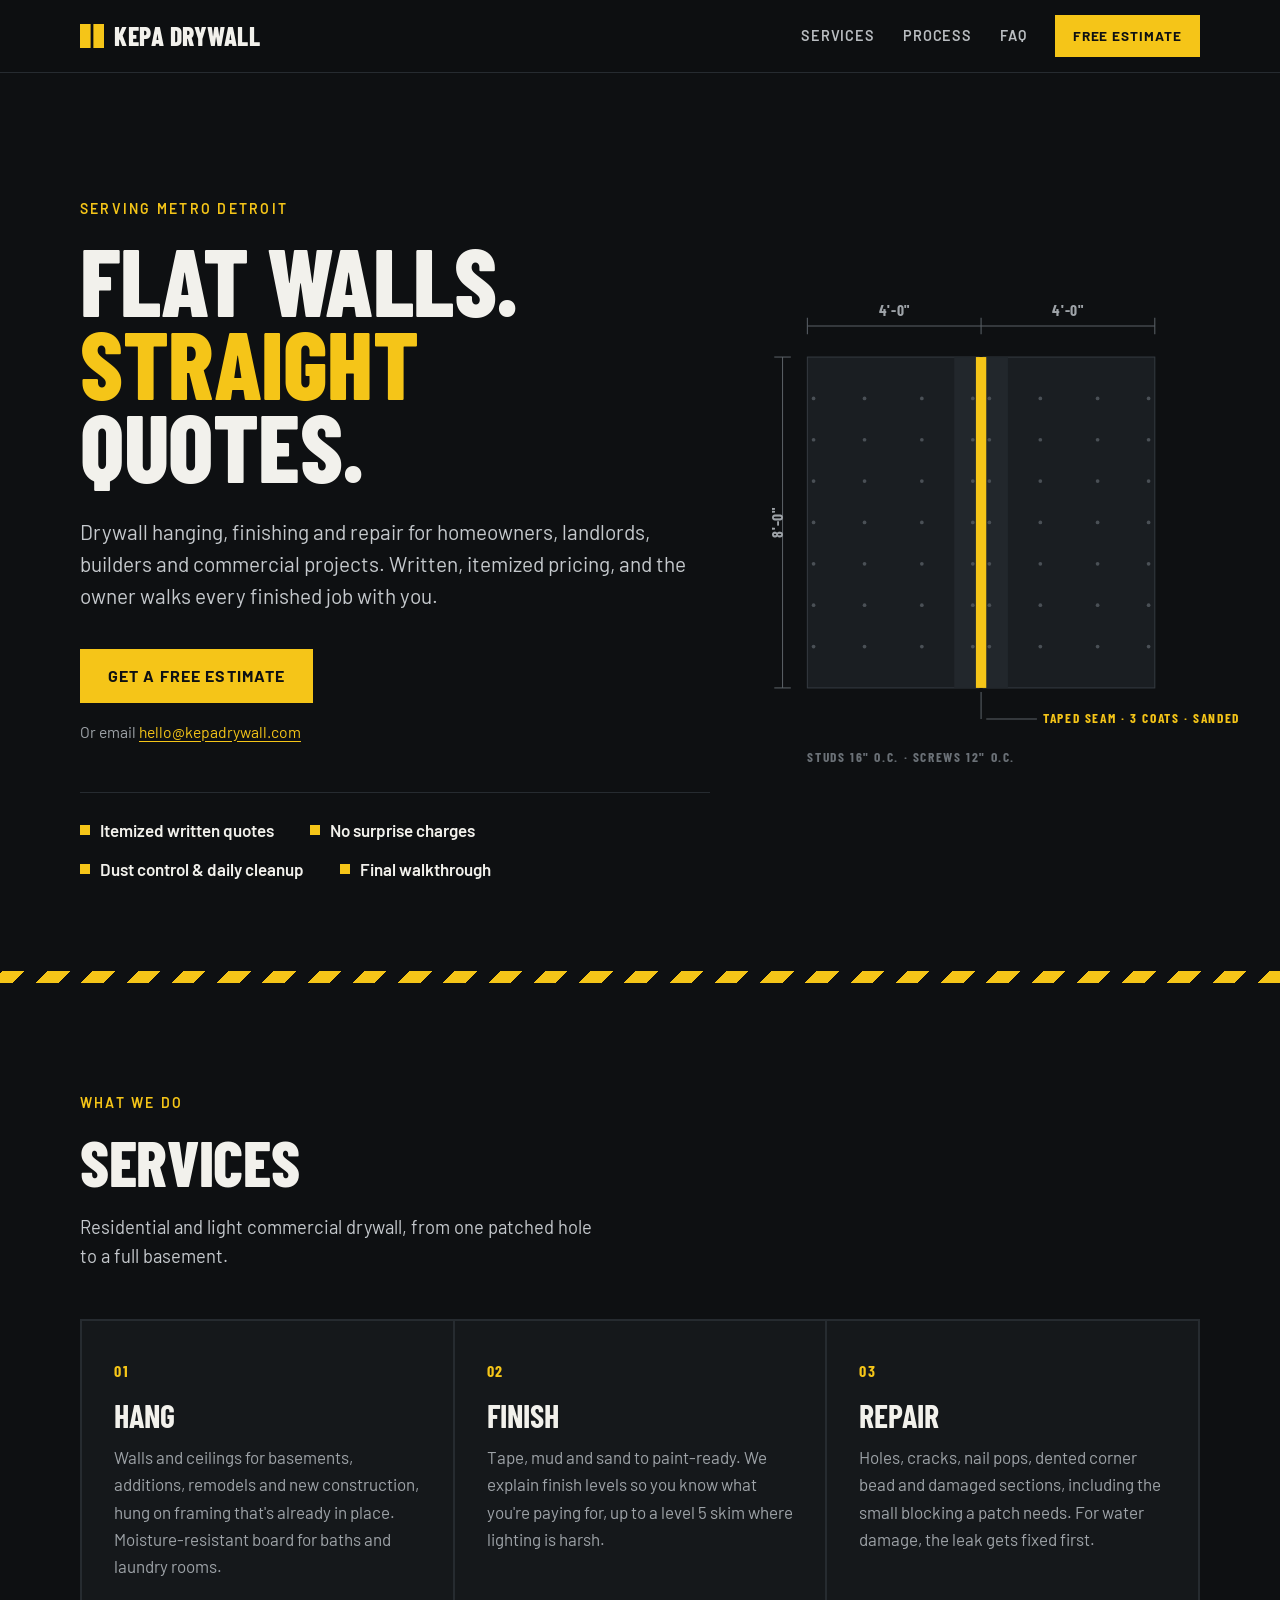
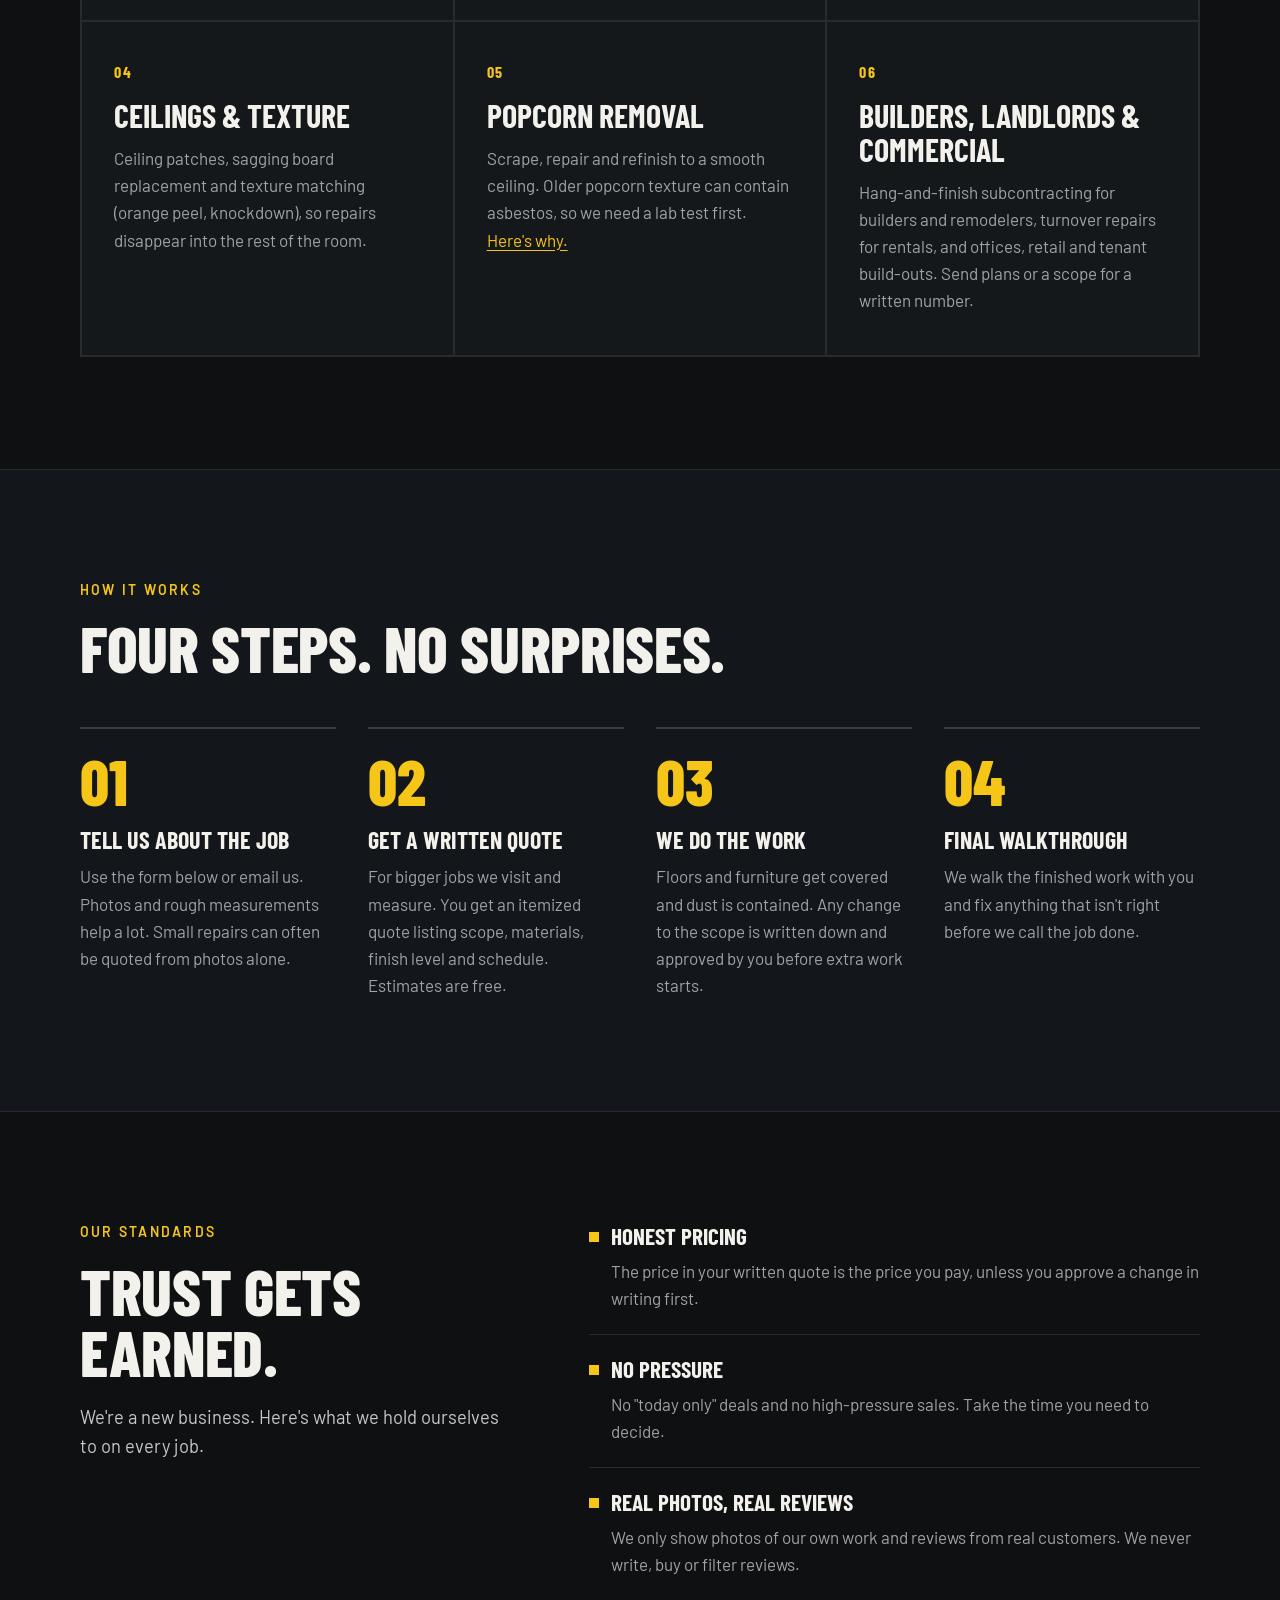
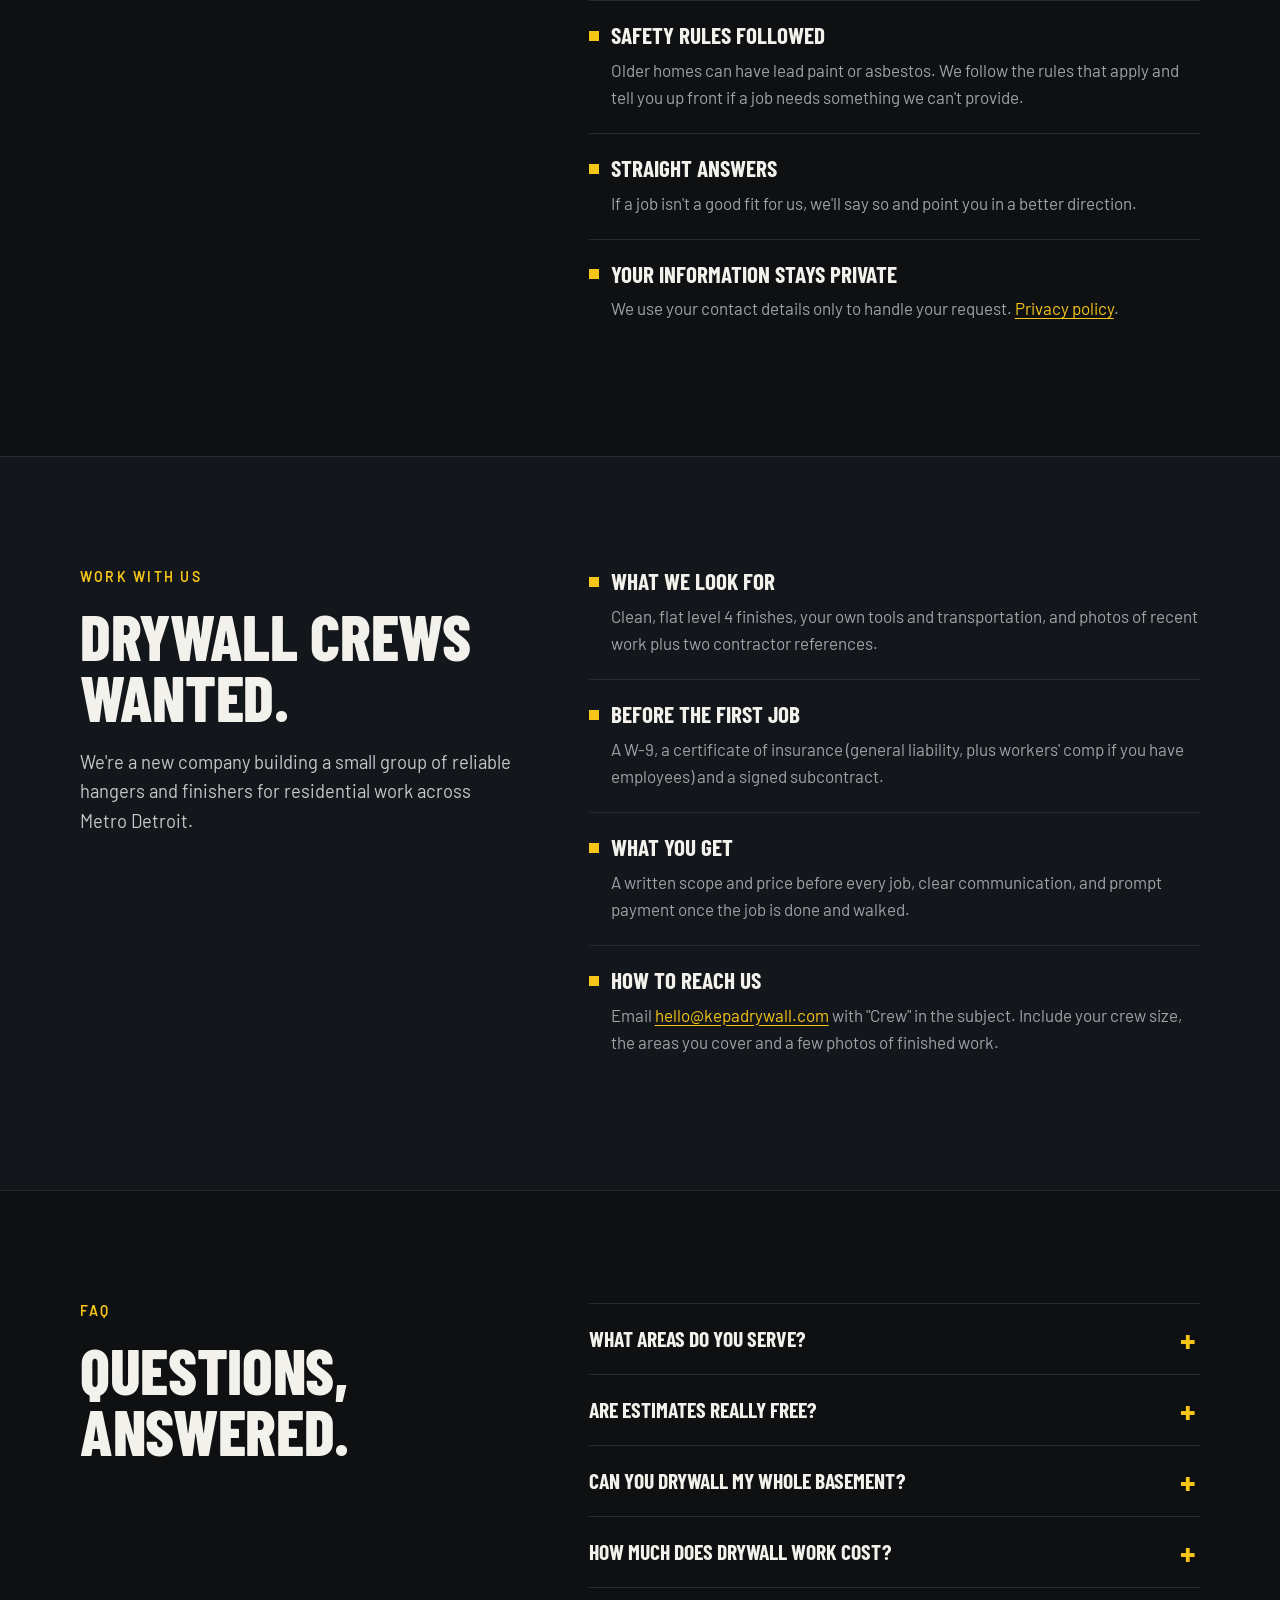
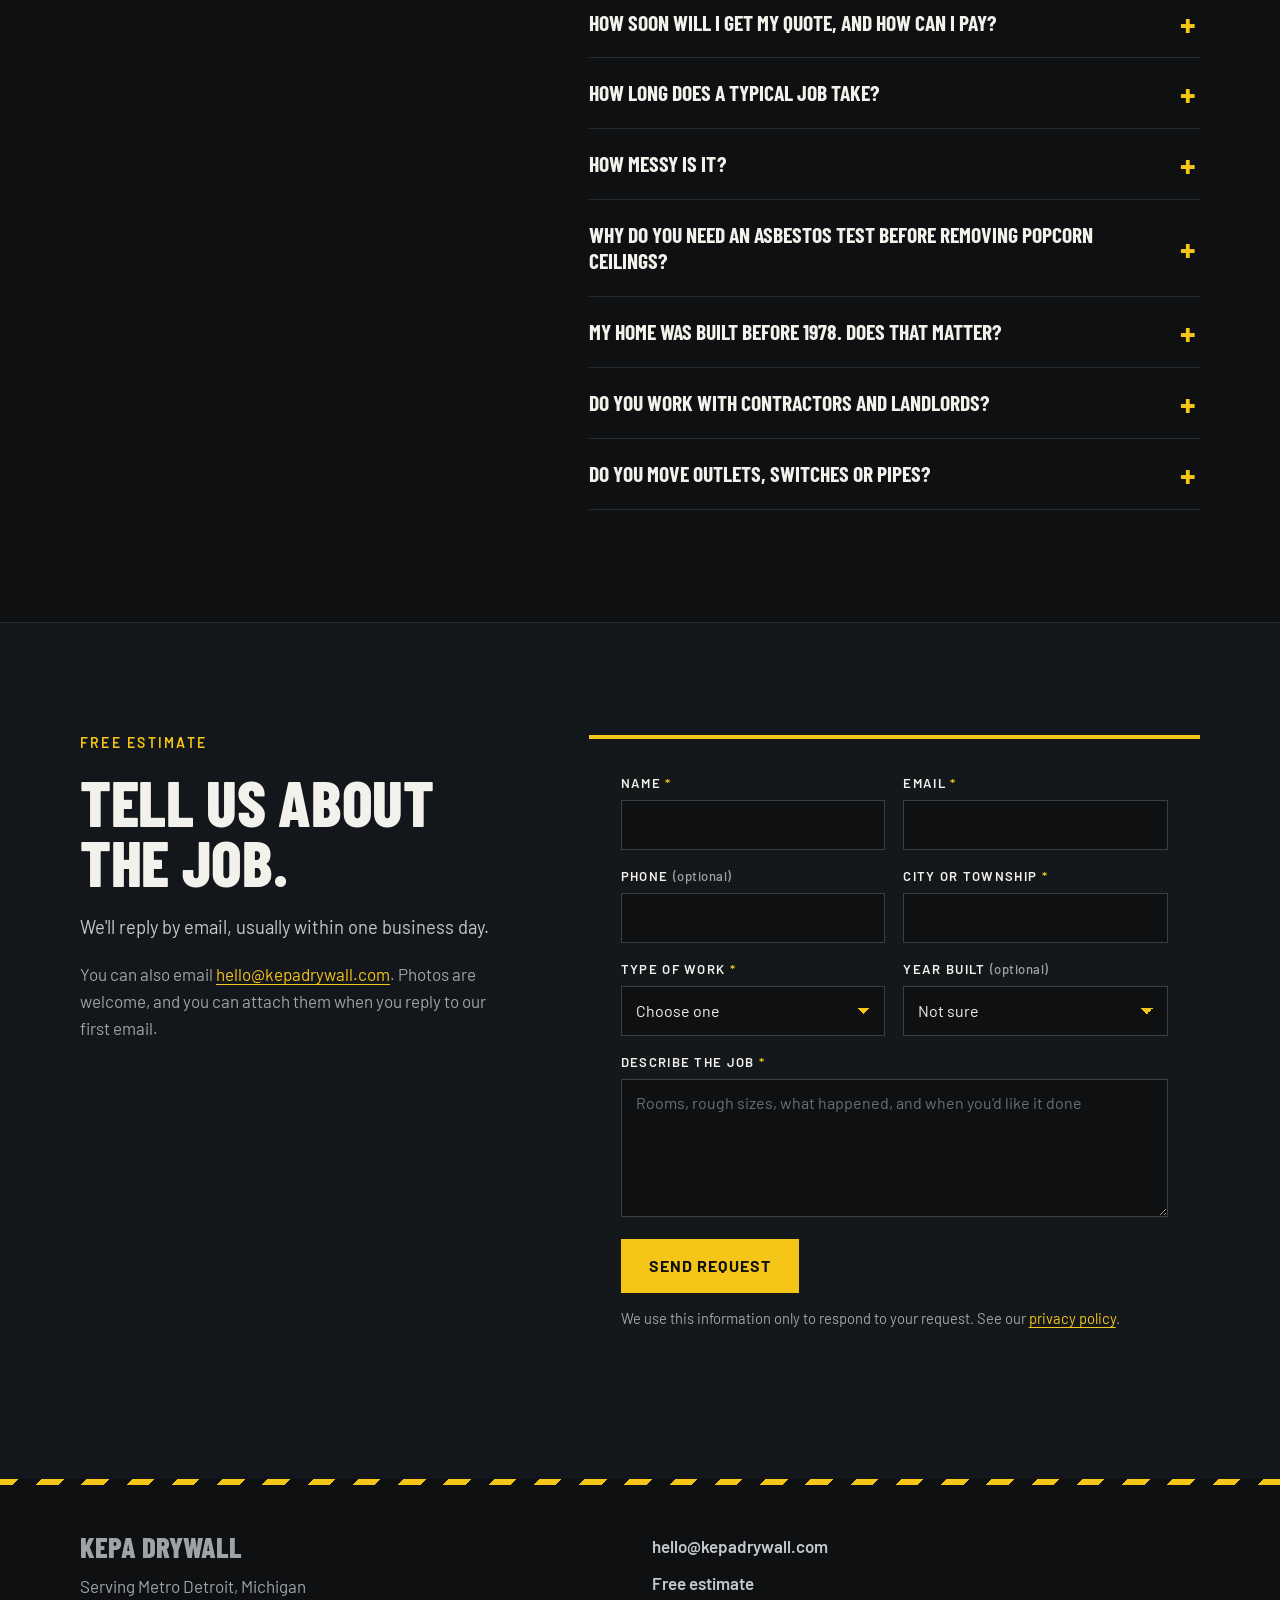
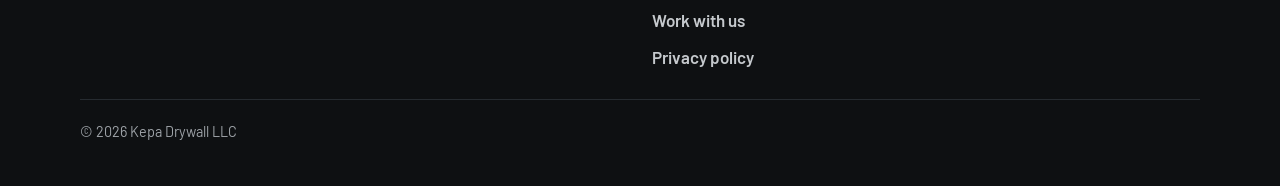
<file: index.html>
<!doctype html>
<html lang="en">
<head>
  <meta charset="utf-8">
  <meta name="viewport" content="width=device-width, initial-scale=1">
  <title>Kepa Drywall | Drywall Hanging, Finishing &amp; Repair in Metro Detroit</title>
  <meta name="description" content="Kepa Drywall hangs, finishes and repairs drywall for homeowners, landlords, builders and commercial projects across Metro Detroit. Free written estimates.">
  <link rel="canonical" href="https://kepadrywall.com/">
  <meta name="color-scheme" content="dark">
  <meta name="theme-color" content="#0E1012">
  <link rel="icon" href="favicon.svg" type="image/svg+xml">
  <link rel="preload" href="fonts/BarlowCondensed-800.woff2" as="font" type="font/woff2" crossorigin>
  <link rel="preload" href="fonts/Barlow-400.woff2" as="font" type="font/woff2" crossorigin>

  <meta property="og:type" content="website">
  <meta property="og:title" content="Kepa Drywall | Metro Detroit">
  <meta property="og:description" content="Drywall hanging, finishing and repair across Metro Detroit. Free written estimates.">
  <meta property="og:url" content="https://kepadrywall.com/">

  <link rel="stylesheet" href="styles.css">

  <!-- Structured data for search engines. Only facts that are true today:
       no street address (service-area business), no ratings, no license number. -->
  <script type="application/ld+json">
  {
    "@context": "https://schema.org",
    "@type": "HomeAndConstructionBusiness",
    "name": "Kepa Drywall",
    "legalName": "Kepa Drywall LLC",
    "url": "https://kepadrywall.com/",
    "email": "hello@kepadrywall.com",
    "description": "Drywall hanging, taping and finishing, drywall repair and popcorn ceiling removal for homeowners, landlords, builders and commercial projects across Metro Detroit, Michigan.",
    "address": {
      "@type": "PostalAddress",
      "addressRegion": "MI",
      "addressCountry": "US"
    },
    "areaServed": "Metro Detroit, MI",
    "openingHours": "Mo-Sa 09:00-17:00",
    "paymentAccepted": "Cash, Credit Card, Zelle",
    "knowsAbout": ["Drywall installation", "Drywall taping and finishing", "Drywall repair", "Ceiling repair", "Texture matching", "Popcorn ceiling removal", "Commercial drywall"]
  }
  </script>
</head>
<body>
  <a class="skip-link" href="#main">Skip to content</a>

  <header class="site-header">
    <div class="wrap header-inner">
      <a class="brand" href="#top" aria-label="Kepa Drywall, home">
        <svg class="brand-mark" viewBox="0 0 26 26" aria-hidden="true"><rect x="0" y="0" width="11.5" height="26"/><rect x="14.5" y="0" width="11.5" height="26"/></svg>
        <span>Kepa Drywall</span>
      </a>
      <nav class="site-nav" aria-label="Main">
        <a href="#services">Services</a>
        <a href="#process">Process</a>
        <a href="#faq">FAQ</a>
        <a class="btn btn-small" href="#estimate">Free estimate</a>
      </nav>
    </div>
  </header>

  <main id="main">
    <section class="hero" id="top">
      <div class="wrap hero-grid">
        <div class="hero-copy">
        <p class="tag">Serving Metro Detroit</p>
        <h1>Flat walls. <span>Straight</span> quotes.</h1>
        <p class="lede">Drywall hanging, finishing and repair for homeowners, landlords, builders and commercial projects. Written, itemized pricing, and the owner walks every finished job with you.</p>
        <div class="hero-actions">
          <a class="btn" href="#estimate">Get a free estimate</a>
        </div>
        <p class="hero-email">Or email <a href="mailto:hello@kepadrywall.com">hello@kepadrywall.com</a></p>
        <ul class="promises" aria-label="What you can count on">
          <li>Itemized written quotes</li>
          <li>No surprise charges</li>
          <li>Dust control &amp; daily cleanup</li>
          <li>Final walkthrough</li>
        </ul>
        </div>
        <figure class="hero-drawing" aria-hidden="true">
          <svg viewBox="0 0 420 470" role="presentation">
            <g class="dim">
              <line x1="40" y1="30" x2="376" y2="30"/>
              <line x1="40" y1="22" x2="40" y2="38"/><line x1="208" y1="22" x2="208" y2="38"/><line x1="376" y1="22" x2="376" y2="38"/>
              <line x1="16" y1="60" x2="16" y2="380"/>
              <line x1="8" y1="60" x2="24" y2="60"/><line x1="8" y1="380" x2="24" y2="380"/>
            </g>
            <text class="dim-label" x="124" y="20" text-anchor="middle">4'-0"</text>
            <text class="dim-label" x="292" y="20" text-anchor="middle">4'-0"</text>
            <text class="dim-label" x="10" y="226" text-anchor="middle" transform="rotate(-90 10 220)">8'-0"</text>
            <rect class="sheet" x="40" y="60" width="166" height="320"/>
            <rect class="sheet" x="210" y="60" width="166" height="320"/>
            <rect class="feather" x="182" y="60" width="52" height="320"/>
            <rect class="tape" x="203" y="60" width="10" height="320"/>
            <g class="screws">
            <circle cx="46.0" cy="100" r="1.8"/>
            <circle cx="46.0" cy="140" r="1.8"/>
            <circle cx="46.0" cy="180" r="1.8"/>
            <circle cx="46.0" cy="220" r="1.8"/>
            <circle cx="46.0" cy="260" r="1.8"/>
            <circle cx="46.0" cy="300" r="1.8"/>
            <circle cx="46.0" cy="340" r="1.8"/>
            <circle cx="95.3" cy="100" r="1.8"/>
            <circle cx="95.3" cy="140" r="1.8"/>
            <circle cx="95.3" cy="180" r="1.8"/>
            <circle cx="95.3" cy="220" r="1.8"/>
            <circle cx="95.3" cy="260" r="1.8"/>
            <circle cx="95.3" cy="300" r="1.8"/>
            <circle cx="95.3" cy="340" r="1.8"/>
            <circle cx="150.7" cy="100" r="1.8"/>
            <circle cx="150.7" cy="140" r="1.8"/>
            <circle cx="150.7" cy="180" r="1.8"/>
            <circle cx="150.7" cy="220" r="1.8"/>
            <circle cx="150.7" cy="260" r="1.8"/>
            <circle cx="150.7" cy="300" r="1.8"/>
            <circle cx="150.7" cy="340" r="1.8"/>
            <circle cx="200.0" cy="100" r="1.8"/>
            <circle cx="200.0" cy="140" r="1.8"/>
            <circle cx="200.0" cy="180" r="1.8"/>
            <circle cx="200.0" cy="220" r="1.8"/>
            <circle cx="200.0" cy="260" r="1.8"/>
            <circle cx="200.0" cy="300" r="1.8"/>
            <circle cx="200.0" cy="340" r="1.8"/>
            <circle cx="216.0" cy="100" r="1.8"/>
            <circle cx="216.0" cy="140" r="1.8"/>
            <circle cx="216.0" cy="180" r="1.8"/>
            <circle cx="216.0" cy="220" r="1.8"/>
            <circle cx="216.0" cy="260" r="1.8"/>
            <circle cx="216.0" cy="300" r="1.8"/>
            <circle cx="216.0" cy="340" r="1.8"/>
            <circle cx="265.3" cy="100" r="1.8"/>
            <circle cx="265.3" cy="140" r="1.8"/>
            <circle cx="265.3" cy="180" r="1.8"/>
            <circle cx="265.3" cy="220" r="1.8"/>
            <circle cx="265.3" cy="260" r="1.8"/>
            <circle cx="265.3" cy="300" r="1.8"/>
            <circle cx="265.3" cy="340" r="1.8"/>
            <circle cx="320.7" cy="100" r="1.8"/>
            <circle cx="320.7" cy="140" r="1.8"/>
            <circle cx="320.7" cy="180" r="1.8"/>
            <circle cx="320.7" cy="220" r="1.8"/>
            <circle cx="320.7" cy="260" r="1.8"/>
            <circle cx="320.7" cy="300" r="1.8"/>
            <circle cx="320.7" cy="340" r="1.8"/>
            <circle cx="370.0" cy="100" r="1.8"/>
            <circle cx="370.0" cy="140" r="1.8"/>
            <circle cx="370.0" cy="180" r="1.8"/>
            <circle cx="370.0" cy="220" r="1.8"/>
            <circle cx="370.0" cy="260" r="1.8"/>
            <circle cx="370.0" cy="300" r="1.8"/>
            <circle cx="370.0" cy="340" r="1.8"/>
            </g>
            <line class="leader" x1="213" y1="410" x2="262" y2="410"/>
            <line class="leader" x1="208" y1="384" x2="208" y2="410"/>
            <text class="note" x="268" y="414">TAPED SEAM · 3 COATS · SANDED</text>
            <text class="note dim-note" x="40" y="452">STUDS 16" O.C. · SCREWS 12" O.C.</text>
          </svg>
        </figure>
      </div>
    </section>

    <div class="stripe" aria-hidden="true"></div>

    <section class="section" id="services" aria-labelledby="services-title">
      <div class="wrap">
        <div class="section-head">
          <p class="kicker">What we do</p>
          <h2 id="services-title">Services</h2>
          <p class="section-intro">Residential and light commercial drywall, from one patched hole to a full basement.</p>
        </div>
      <div class="tiles">
        <article class="tile">
          <span class="num">01</span>
          <h3>Hang</h3>
          <p>Walls and ceilings for basements, additions, remodels and new construction, hung on framing that's already in place. Moisture-resistant board for baths and laundry rooms.</p>
        </article>
        <article class="tile">
          <span class="num">02</span>
          <h3>Finish</h3>
          <p>Tape, mud and sand to paint-ready. We explain finish levels so you know what you're paying for, up to a level 5 skim where lighting is harsh.</p>
        </article>
        <article class="tile">
          <span class="num">03</span>
          <h3>Repair</h3>
          <p>Holes, cracks, nail pops, dented corner bead and damaged sections, including the small blocking a patch needs. For water damage, the leak gets fixed first.</p>
        </article>
        <article class="tile">
          <span class="num">04</span>
          <h3>Ceilings &amp; texture</h3>
          <p>Ceiling patches, sagging board replacement and texture matching (orange peel, knockdown), so repairs disappear into the rest of the room.</p>
        </article>
        <article class="tile">
          <span class="num">05</span>
          <h3>Popcorn removal</h3>
          <p>Scrape, repair and refinish to a smooth ceiling. Older popcorn texture can contain asbestos, so we need a lab test first. <a href="#faq-asbestos">Here's why.</a></p>
        </article>
        <article class="tile">
          <span class="num">06</span>
          <h3>Builders, landlords &amp; commercial</h3>
          <p>Hang-and-finish subcontracting for builders and remodelers, turnover repairs for rentals, and offices, retail and tenant build-outs. Send plans or a scope for a written number.</p>
        </article>
      </div>
      </div>
    </section>

    <section class="section section-alt" id="process" aria-labelledby="process-title">
      <div class="wrap">
        <div class="section-head">
          <p class="kicker">How it works</p>
          <h2 id="process-title">Four steps. No surprises.</h2>
        </div>
        <ol class="steps">
          <li>
            <h3>Tell us about the job</h3>
            <p>Use the form below or email us. Photos and rough measurements help a lot. Small repairs can often be quoted from photos alone.</p>
          </li>
          <li>
            <h3>Get a written quote</h3>
            <p>For bigger jobs we visit and measure. You get an itemized quote listing scope, materials, finish level and schedule. Estimates are free.</p>
          </li>
          <li>
            <h3>We do the work</h3>
            <p>Floors and furniture get covered and dust is contained. Any change to the scope is written down and approved by you before extra work starts.</p>
          </li>
          <li>
            <h3>Final walkthrough</h3>
            <p>We walk the finished work with you and fix anything that isn't right before we call the job done.</p>
          </li>
        </ol>
      </div>
    </section>

    <section class="section" id="standards" aria-labelledby="standards-title">
      <div class="wrap split">
        <div class="section-head">
          <p class="kicker">Our standards</p>
          <h2 id="standards-title">Trust gets earned.</h2>
          <p class="section-intro">We're a new business. Here's what we hold ourselves to on every job.</p>
        </div>
        <ul class="standards">
          <li><h3>Honest pricing</h3><p>The price in your written quote is the price you pay, unless you approve a change in writing first.</p></li>
          <li><h3>No pressure</h3><p>No "today only" deals and no high-pressure sales. Take the time you need to decide.</p></li>
          <li><h3>Real photos, real reviews</h3><p>We only show photos of our own work and reviews from real customers. We never write, buy or filter reviews.</p></li>
          <li><h3>Safety rules followed</h3><p>Older homes can have lead paint or asbestos. We follow the rules that apply and tell you up front if a job needs something we can't provide.</p></li>
          <li><h3>Straight answers</h3><p>If a job isn't a good fit for us, we'll say so and point you in a better direction.</p></li>
          <li><h3>Your information stays private</h3><p>We use your contact details only to handle your request. <a href="privacy.html">Privacy policy</a>.</p></li>
        </ul>
      </div>
    </section>

    <section class="section section-alt" id="crews" aria-labelledby="crews-title">
      <div class="wrap split">
        <div class="section-head">
          <p class="kicker">Work with us</p>
          <h2 id="crews-title">Drywall crews wanted.</h2>
          <p class="section-intro">We're a new company building a small group of reliable hangers and finishers for residential work across Metro Detroit.</p>
        </div>
        <ul class="standards">
          <li><h3>What we look for</h3><p>Clean, flat level 4 finishes, your own tools and transportation, and photos of recent work plus two contractor references.</p></li>
          <li><h3>Before the first job</h3><p>A W-9, a certificate of insurance (general liability, plus workers' comp if you have employees) and a signed subcontract.</p></li>
          <li><h3>What you get</h3><p>A written scope and price before every job, clear communication, and prompt payment once the job is done and walked.</p></li>
          <li><h3>How to reach us</h3><p>Email <a href="mailto:hello@kepadrywall.com?subject=Crew">hello@kepadrywall.com</a> with "Crew" in the subject. Include your crew size, the areas you cover and a few photos of finished work.</p></li>
        </ul>
      </div>
    </section>

    <section class="section" id="faq" aria-labelledby="faq-title">
      <div class="wrap split">
        <div class="section-head">
          <p class="kicker">FAQ</p>
          <h2 id="faq-title">Questions, answered.</h2>
        </div>
        <div class="faq">
          <details>
            <summary>What areas do you serve?</summary>
            <p>All of Metro Detroit. Not sure if you're in range? Call, text or email and ask.</p>
          </details>
          <details>
            <summary>Are estimates really free?</summary>
            <p>Yes. Written estimates are free and come with no obligation. Small repairs can often be quoted from photos, so you don't have to wait for a visit.</p>
          </details>
          <details id="faq-framing">
            <summary>Can you drywall my whole basement?</summary>
            <p>Yes. We hang and finish drywall on framing that's already in place, from a single room to a full basement. Framing new walls is carpentry, which is a separately licensed trade in Michigan, so if your project needs new framing, we work alongside your builder or carpenter.</p>
          </details>
          <details>
            <summary>How much does drywall work cost?</summary>
            <p>It depends on the square footage, ceiling height, finish level, access and whether it's new work or a repair. We don't quote a flat number before seeing the job. Every quote is written and itemized so you can compare it fairly with others.</p>
          </details>
          <details>
            <summary>How soon will I get my quote, and how can I pay?</summary>
            <p>You'll get a written quote within 2 days of the estimate visit. We accept card, cash and Zelle.</p>
          </details>
          <details>
            <summary>How long does a typical job take?</summary>
            <p>Hanging is usually quick. Finishing takes longer because each coat of joint compound needs to dry before the next one. Most single rooms take several days from start to paint-ready. Your quote includes a schedule.</p>
          </details>
          <details>
            <summary>How messy is it?</summary>
            <p>Sanding makes fine dust, so we cover floors and furniture, seal off the work area with plastic where needed, and clean up at the end of every day.</p>
          </details>
          <details id="faq-asbestos">
            <summary>Why do you need an asbestos test before removing popcorn ceilings?</summary>
            <p>Popcorn ceilings and some older wall textures and joint compounds, especially from before the mid-1980s, can contain asbestos. You can't tell by looking, and scraping or sanding it can release fibers that are dangerous to breathe.</p>
            <p>So before we remove or sand old texture, an accredited asbestos inspector takes a small sample for a lab test. Results usually take a few days. If the result is negative, we do the removal. If it's positive, removal has to be done by a licensed asbestos abatement contractor, and then we can handle the new drywall and finishing. Please don't scrape or sand it yourself before it's tested.</p>
          </details>
          <details id="faq-lead">
            <summary>My home was built before 1978. Does that matter?</summary>
            <p>Homes built before 1978 may have lead paint. Federal rules require an EPA lead-safe certified firm for jobs that disturb more than about 6 square feet of painted surface per room. Tell us the year your home was built and we'll tell you up front how that affects your job.</p>
          </details>
          <details>
            <summary>Do you work with contractors and landlords?</summary>
            <p>Yes. We take hang-and-finish subcontracts from builders and remodelers, take commercial work, and do repair and turnover work for rental properties. Email plans or a scope for a written number.</p>
          </details>
          <details>
            <summary>Do you move outlets, switches or pipes?</summary>
            <p>No. Electrical and plumbing work in Michigan needs a licensed electrician or plumber. We cut and patch around boxes and fixtures, and we're happy to coordinate with your electrician or plumber so the walls close up on schedule.</p>
          </details>
        </div>
      </div>
    </section>

    <section class="section estimate" id="estimate" aria-labelledby="estimate-title">
      <div class="wrap split">
        <div class="section-head">
          <p class="kicker">Free estimate</p>
          <h2 id="estimate-title">Tell us about the job.</h2>
          <p class="section-intro">We'll reply by email, usually within one business day.</p>
          <p class="muted">You can also email <a href="mailto:hello@kepadrywall.com">hello@kepadrywall.com</a>. Photos are welcome, and you can attach them when you reply to our first email.</p>
        </div>

        <form class="estimate-form" id="estimate-form" novalidate>
          <div class="field">
            <label for="name">Name <span class="req" aria-hidden="true">*</span></label>
            <input id="name" name="name" type="text" autocomplete="name" required>
          </div>
          <div class="field">
            <label for="email">Email <span class="req" aria-hidden="true">*</span></label>
            <input id="email" name="email" type="email" autocomplete="email" required>
          </div>
          <div class="field">
            <label for="phone">Phone <span class="optional">(optional)</span></label>
            <input id="phone" name="phone" type="tel" autocomplete="tel">
          </div>
          <div class="field">
            <label for="city">City or township <span class="req" aria-hidden="true">*</span></label>
            <input id="city" name="city" type="text" autocomplete="address-level2" required>
          </div>
          <div class="field">
            <label for="work">Type of work <span class="req" aria-hidden="true">*</span></label>
            <select id="work" name="work_type" required>
              <option value="">Choose one</option>
              <option>Drywall repair</option>
              <option>New drywall (hang &amp; finish)</option>
              <option>Basement</option>
              <option>Taping &amp; finishing only</option>
              <option>Ceiling repair or texture match</option>
              <option>Popcorn ceiling removal</option>
              <option>Rental / turnover repair</option>
              <option>Builder or remodeler subcontract</option>
              <option>Commercial project</option>
              <option>Something else</option>
            </select>
          </div>
          <div class="field">
            <label for="built">Year built <span class="optional">(optional)</span></label>
            <select id="built" name="year_built">
              <option value="">Not sure</option>
              <option>Before 1978</option>
              <option>1978 to 1989</option>
              <option>1990 or later</option>
              <option>New construction</option>
            </select>
          </div>
          <div class="field field-full">
            <label for="details">Describe the job <span class="req" aria-hidden="true">*</span></label>
            <textarea id="details" name="details" rows="5" required placeholder="Rooms, rough sizes, what happened, and when you'd like it done"></textarea>
          </div>
          <!-- Honeypot field for spam bots; real visitors never see it. -->
          <div class="hp" aria-hidden="true">
            <label for="website">Leave this empty</label>
            <input id="website" name="_honey" type="text" tabindex="-1" autocomplete="off">
          </div>
          <div class="field-full form-footer">
            <button class="btn" type="submit">Send request</button>
            <p class="fine-print">We use this information only to respond to your request. See our <a href="privacy.html">privacy policy</a>.</p>
          </div>
          <p class="form-status field-full" id="form-status" role="status" aria-live="polite"></p>
        </form>
      </div>
    </section>
  </main>

  <div class="stripe stripe-thin" aria-hidden="true"></div>
  <footer class="site-footer">
    <div class="wrap footer-inner">
      <div>
        <p class="footer-brand">Kepa Drywall</p>
        <p>Serving Metro Detroit, Michigan</p>
      </div>
      <div class="footer-links">
        <a href="mailto:hello@kepadrywall.com">hello@kepadrywall.com</a>
        <a href="#estimate">Free estimate</a>
        <a href="#crews">Work with us</a>
        <a href="privacy.html">Privacy policy</a>
      </div>
    </div>
    <div class="wrap">
      <p class="copyright">&copy; <span id="year">2026</span> Kepa Drywall LLC</p>
    </div>
  </footer>

  <script src="main.js" defer></script>
</body>
</html>
</file>
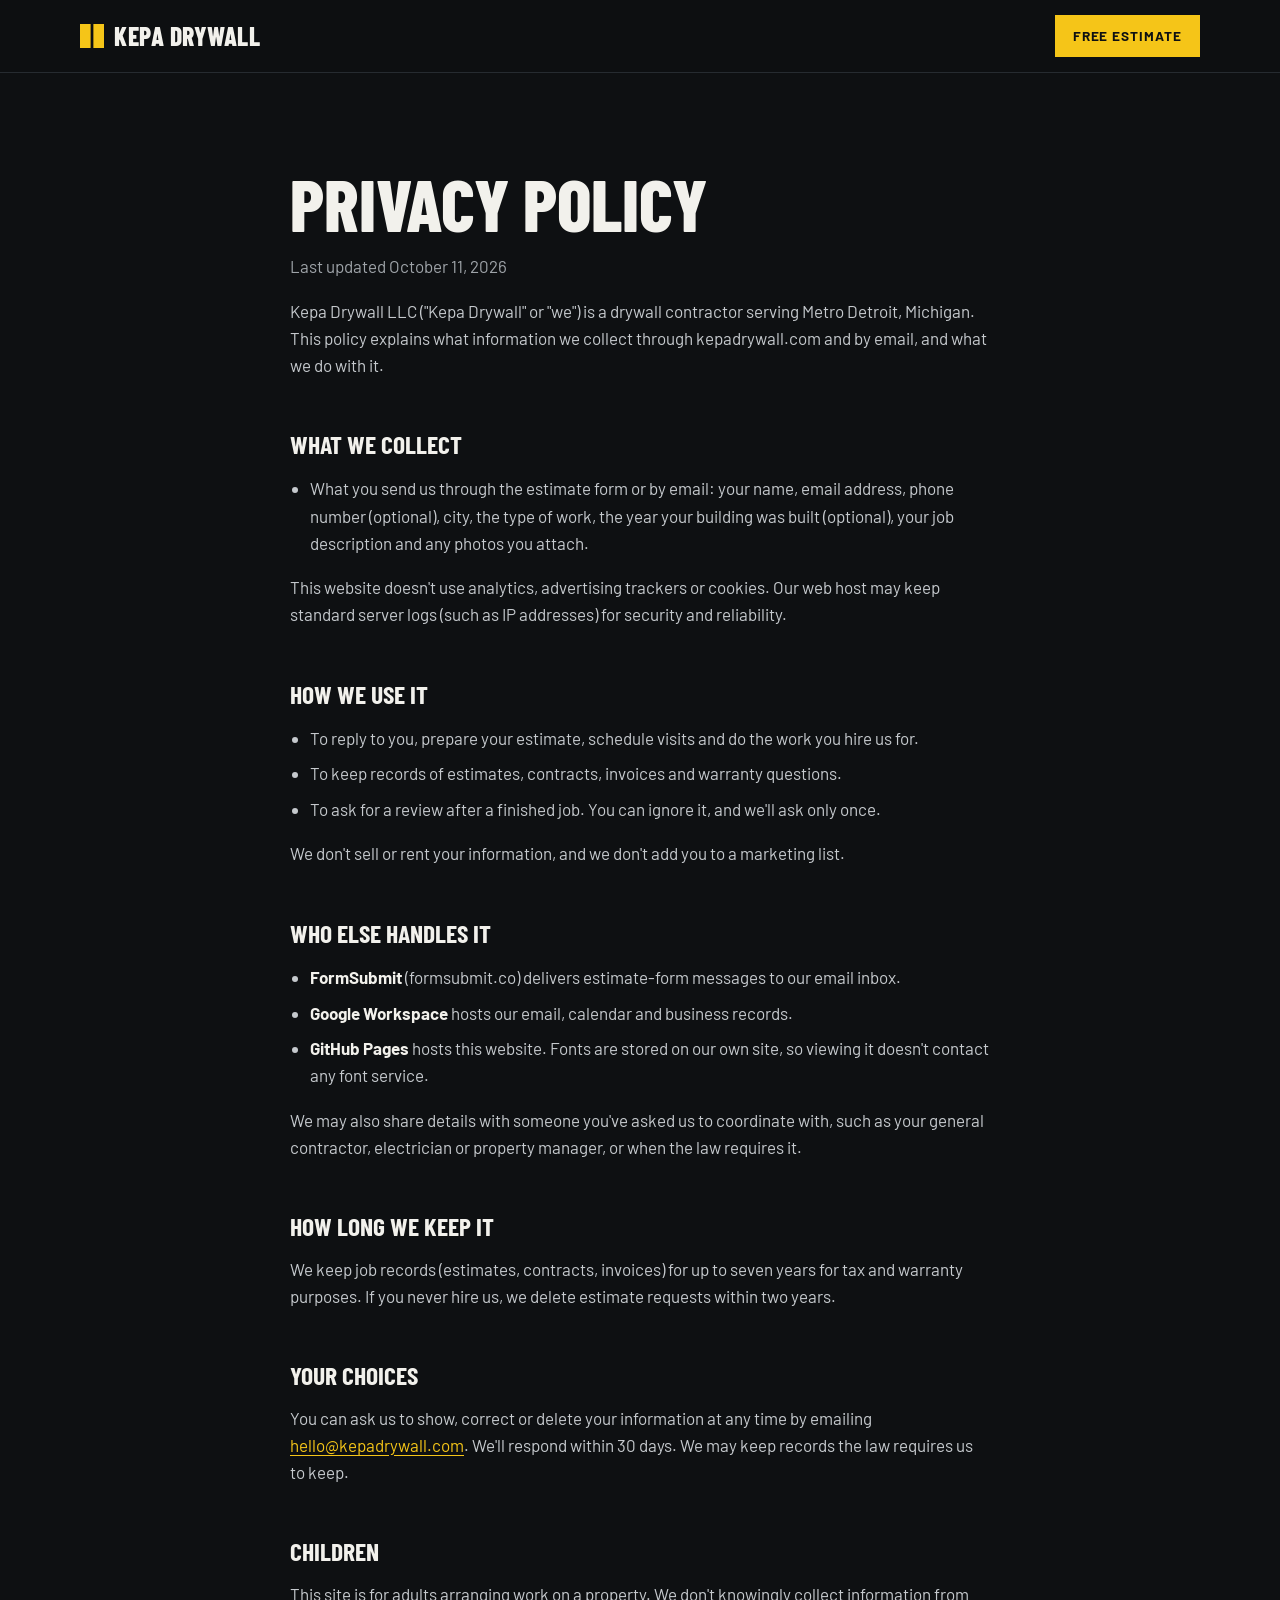
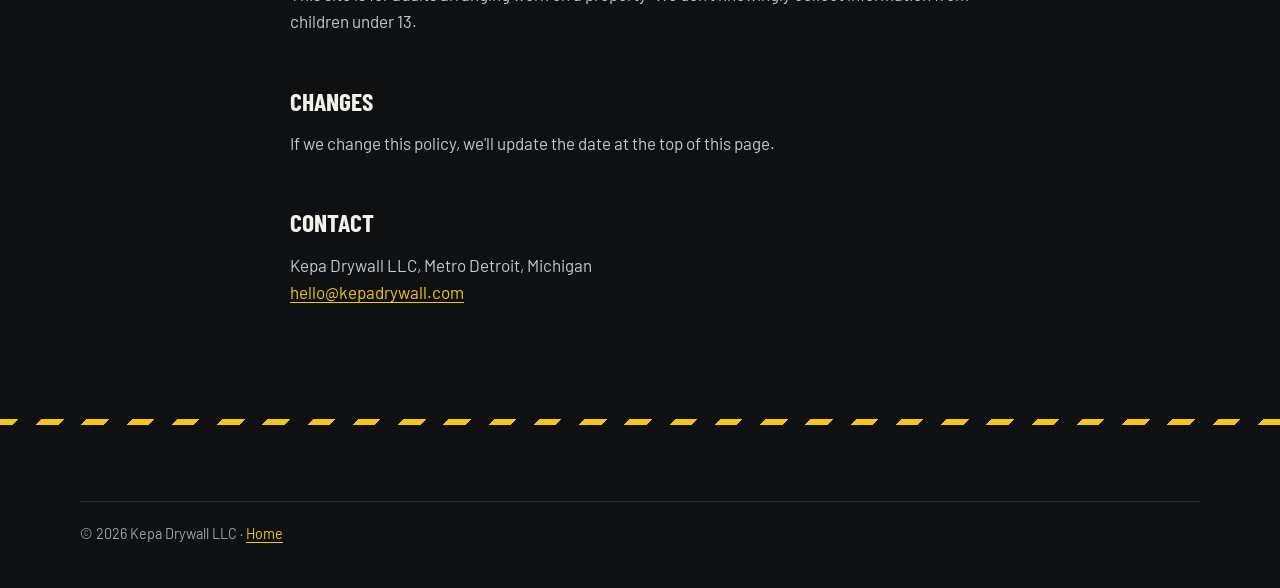
<file: privacy.html>
<!doctype html>
<html lang="en">
<head>
  <meta charset="utf-8">
  <meta name="viewport" content="width=device-width, initial-scale=1">
  <title>Privacy Policy | Kepa Drywall</title>
  <meta name="description" content="How Kepa Drywall collects, uses and protects the information you send us.">
  <link rel="canonical" href="https://kepadrywall.com/privacy.html">
  <meta name="color-scheme" content="dark">
  <meta name="theme-color" content="#0E1012">
  <link rel="icon" href="favicon.svg" type="image/svg+xml">
  <link rel="stylesheet" href="styles.css">
</head>
<body>
  <a class="skip-link" href="#main">Skip to content</a>
  <header class="site-header">
    <div class="wrap header-inner">
      <a class="brand" href="./" aria-label="Kepa Drywall, home">
        <svg class="brand-mark" viewBox="0 0 26 26" aria-hidden="true"><rect x="0" y="0" width="11.5" height="26"/><rect x="14.5" y="0" width="11.5" height="26"/></svg>
        <span>Kepa Drywall</span>
      </a>
      <nav class="site-nav" aria-label="Main">
        <a class="btn btn-small" href="./#estimate">Free estimate</a>
      </nav>
    </div>
  </header>

  <main id="main" class="page">
    <div class="wrap narrow">
      <h1>Privacy policy</h1>
      <p class="muted">Last updated October 11, 2026</p>

      <p>Kepa Drywall LLC ("Kepa Drywall" or "we") is a drywall contractor serving Metro Detroit, Michigan. This policy explains what information we collect through kepadrywall.com and by email, and what we do with it.</p>

      <h2>What we collect</h2>
      <ul>
        <li>What you send us through the estimate form or by email: your name, email address, phone number (optional), city, the type of work, the year your building was built (optional), your job description and any photos you attach.</li>
      </ul>
      <p>This website doesn't use analytics, advertising trackers or cookies. Our web host may keep standard server logs (such as IP addresses) for security and reliability.</p>

      <h2>How we use it</h2>
      <ul>
        <li>To reply to you, prepare your estimate, schedule visits and do the work you hire us for.</li>
        <li>To keep records of estimates, contracts, invoices and warranty questions.</li>
        <li>To ask for a review after a finished job. You can ignore it, and we'll ask only once.</li>
      </ul>
      <p>We don't sell or rent your information, and we don't add you to a marketing list.</p>

      <h2>Who else handles it</h2>
      <ul>
        <li><strong>FormSubmit</strong> (formsubmit.co) delivers estimate-form messages to our email inbox.</li>
        <li><strong>Google Workspace</strong> hosts our email, calendar and business records.</li>
        <li><strong>GitHub Pages</strong> hosts this website. Fonts are stored on our own site, so viewing it doesn't contact any font service.</li>
      </ul>
      <p>We may also share details with someone you've asked us to coordinate with, such as your general contractor, electrician or property manager, or when the law requires it.</p>

      <h2>How long we keep it</h2>
      <p>We keep job records (estimates, contracts, invoices) for up to seven years for tax and warranty purposes. If you never hire us, we delete estimate requests within two years.</p>

      <h2>Your choices</h2>
      <p>You can ask us to show, correct or delete your information at any time by emailing <a href="mailto:hello@kepadrywall.com">hello@kepadrywall.com</a>. We'll respond within 30 days. We may keep records the law requires us to keep.</p>

      <h2>Children</h2>
      <p>This site is for adults arranging work on a property. We don't knowingly collect information from children under 13.</p>

      <h2>Changes</h2>
      <p>If we change this policy, we'll update the date at the top of this page.</p>

      <h2>Contact</h2>
      <p>Kepa Drywall LLC, Metro Detroit, Michigan<br><a href="mailto:hello@kepadrywall.com">hello@kepadrywall.com</a></p>
    </div>
  </main>

  <div class="stripe stripe-thin" aria-hidden="true"></div>
  <footer class="site-footer">
    <div class="wrap">
      <p class="copyright">&copy; 2026 Kepa Drywall LLC &middot; <a href="./">Home</a></p>
    </div>
  </footer>
</body>
</html>
</file>
<file: styles.css>
/* Kepa Drywall: "Night Shift". Charcoal, safety yellow, condensed type. Fonts are self-hosted (SIL OFL). */
@font-face { font-family: 'Barlow'; font-style: normal; font-weight: 400; font-display: swap; src: url('fonts/Barlow-400.woff2') format('woff2'); }
@font-face { font-family: 'Barlow'; font-style: normal; font-weight: 500; font-display: swap; src: url('fonts/Barlow-500.woff2') format('woff2'); }
@font-face { font-family: 'Barlow'; font-style: normal; font-weight: 600; font-display: swap; src: url('fonts/Barlow-600.woff2') format('woff2'); }
@font-face { font-family: 'Barlow'; font-style: normal; font-weight: 700; font-display: swap; src: url('fonts/Barlow-700.woff2') format('woff2'); }
@font-face { font-family: 'Barlow Condensed'; font-style: normal; font-weight: 700; font-display: swap; src: url('fonts/BarlowCondensed-700.woff2') format('woff2'); }
@font-face { font-family: 'Barlow Condensed'; font-style: normal; font-weight: 800; font-display: swap; src: url('fonts/BarlowCondensed-800.woff2') format('woff2'); }

:root {
  --bg: #0E1012;
  --bg-alt: #13161A;
  --tile: #15181B;
  --line: #262B30;
  --line-strong: #3A3F44;
  --ink: #F2F1EC;
  --body: #C5C9CD;
  --muted: #9EA3A8;
  --yellow: #F5C518;
  --yellow-hover: #FFD84A;
  --on-yellow: #0E1012;
  --danger: #FF8A80;
  --ok: #7EE2A8;
  --wrap: 1200px;
  --sans: 'Barlow', system-ui, -apple-system, 'Segoe UI', Roboto, Arial, sans-serif;
  --cond: 'Barlow Condensed', 'Arial Narrow', 'Roboto Condensed', system-ui, sans-serif;
}

*, *::before, *::after { box-sizing: border-box; }
html { scroll-behavior: smooth; -webkit-text-size-adjust: 100%; scroll-padding-top: 84px; }
@media (prefers-reduced-motion: reduce) { html { scroll-behavior: auto; } }

body {
  margin: 0;
  background: var(--bg);
  color: var(--body);
  font-family: var(--sans);
  font-size: 1.0625rem;
  line-height: 1.6;
}

h1, h2, h3 { color: var(--ink); margin: 0; }
p { margin: 0 0 1em; }
a { color: var(--yellow); text-underline-offset: 3px; }
a:hover { color: var(--yellow-hover); }
:focus-visible { outline: 3px solid var(--yellow); outline-offset: 3px; }
strong { color: var(--ink); }

.wrap { max-width: var(--wrap); margin: 0 auto; padding: 0 16px; }
@media (min-width: 720px) { .wrap { padding: 0 40px; } }
.muted { color: var(--muted); }

.skip-link { position: absolute; left: 16px; top: -60px; z-index: 20; background: var(--yellow); color: var(--on-yellow); padding: 10px 14px; font-weight: 700; }
.skip-link:focus { top: 12px; }

/* Header */
.site-header {
  position: sticky; top: 0; z-index: 10;
  background: rgba(14, 16, 18, .92);
  backdrop-filter: blur(10px);
  border-bottom: 1px solid var(--line);
}
.header-inner { display: flex; align-items: center; justify-content: space-between; gap: 16px; min-height: 72px; }
.brand { display: inline-flex; align-items: center; gap: 10px; color: var(--ink); text-decoration: none; font: 800 1.6rem/1 var(--cond); text-transform: uppercase; letter-spacing: .02em; }
.brand:hover { color: var(--ink); }
.brand-mark { width: 24px; height: 24px; fill: var(--yellow); flex: none; }
.site-nav { display: flex; align-items: center; gap: 28px; }
.site-nav a:not(.btn) { color: #B9BDC1; text-decoration: none; font-weight: 600; font-size: .9rem; letter-spacing: .06em; text-transform: uppercase; }
.site-nav a:not(.btn):hover { color: var(--ink); }
@media (max-width: 760px) { .site-nav a:not(.btn) { display: none; } }

/* Buttons */
.btn {
  display: inline-flex; align-items: center; justify-content: center;
  min-height: 54px; padding: 0 28px;
  background: var(--yellow); color: var(--on-yellow);
  border: 0; border-radius: 0;
  font: 700 1rem/1 var(--sans); letter-spacing: .07em; text-transform: uppercase;
  text-decoration: none; cursor: pointer;
  transition: background-color .15s ease, transform .15s ease;
}
.btn:hover { background: var(--yellow-hover); color: var(--on-yellow); }
.btn:active { transform: translateY(1px); }
.btn-small { min-height: 42px; padding: 0 18px; font-size: .85rem; }
.btn-ghost { background: transparent; color: var(--ink); box-shadow: inset 0 0 0 2px var(--line-strong); text-transform: none; letter-spacing: .01em; font-weight: 600; overflow-wrap: anywhere; }
.btn-ghost:hover { background: transparent; color: var(--yellow); box-shadow: inset 0 0 0 2px var(--yellow); }
.btn[disabled] { opacity: .6; cursor: wait; }

/* Hero */
.hero { padding: clamp(64px, 11vw, 128px) 0 clamp(56px, 8vw, 88px); }
.tag, .kicker { font: 600 .875rem/1.2 var(--sans); letter-spacing: .16em; text-transform: uppercase; color: var(--yellow); margin: 0 0 20px; }
.hero h1 {
  font: 800 clamp(3.4rem, 12vw, 8rem)/.88 var(--cond);
  text-transform: uppercase; letter-spacing: -.005em; max-width: 11ch;
}
.hero h1 span { color: var(--yellow); }
.lede { font-size: clamp(1.1rem, 2vw, 1.3rem); line-height: 1.55; max-width: 54ch; margin: 28px 0 0; }
.hero-actions { display: flex; flex-wrap: wrap; gap: 12px; margin: 36px 0 0; }
.promises { list-style: none; margin: 48px 0 0; padding: 24px 0 0; border-top: 1px solid var(--line); display: flex; flex-wrap: wrap; gap: 12px 36px; }
.promises li { display: flex; align-items: center; gap: 10px; font-weight: 600; color: var(--ink); }
.promises li::before { content: ""; width: 10px; height: 10px; background: var(--yellow); flex: none; }

.stripe { height: 12px; background: repeating-linear-gradient(-45deg, var(--yellow) 0 16px, var(--bg) 16px 32px); }
.stripe-thin { height: 6px; }

/* Sections */
.section { padding: clamp(64px, 9vw, 112px) 0; }
.section-alt { background: var(--bg-alt); border-top: 1px solid var(--line); border-bottom: 1px solid var(--line); }
.section-head h2 { font: 800 clamp(2.4rem, 6vw, 4rem)/.95 var(--cond); text-transform: uppercase; letter-spacing: -.005em; }
.section-intro { font-size: 1.15rem; max-width: 52ch; margin-top: 20px; }
.split { display: grid; gap: 40px; }
@media (min-width: 900px) { .split { grid-template-columns: 5fr 7fr; gap: 72px; align-items: start; } .split .section-head { position: sticky; top: 112px; } }

/* Service tiles: full-bleed grid with 2px seams, like taped joints */
.tiles { display: grid; gap: 2px; background: var(--line); margin-top: 48px; border-top: 2px solid var(--line); border-bottom: 2px solid var(--line); }
@media (min-width: 640px) { .tiles { grid-template-columns: repeat(2, 1fr); } }
@media (min-width: 1000px) { .tiles { grid-template-columns: repeat(3, 1fr); } }
.tile { background: var(--tile); padding: 36px 32px 40px; transition: background-color .2s ease; }
.tile:hover { background: #191D21; }
.num { font: 700 1rem/1 var(--cond); color: var(--yellow); letter-spacing: .1em; }
.tile h3 { font: 700 2rem/1.05 var(--cond); text-transform: uppercase; margin: 14px 0 12px; }
.tile p { color: var(--muted); margin: 0; }

/* Process */
.steps { list-style: none; padding: 0; margin: 48px 0 0; display: grid; gap: 40px 32px; counter-reset: step; }
@media (min-width: 700px) { .steps { grid-template-columns: repeat(2, 1fr); } }
@media (min-width: 1050px) { .steps { grid-template-columns: repeat(4, 1fr); } }
.steps li { counter-increment: step; border-top: 2px solid var(--line-strong); padding-top: 20px; }
.steps li::before { content: "0" counter(step); display: block; font: 800 4rem/1 var(--cond); color: var(--yellow); margin-bottom: 14px; }
.steps h3 { font: 700 1.5rem/1.1 var(--cond); text-transform: uppercase; margin-bottom: 10px; }
.steps p { color: var(--muted); margin: 0; }

/* Standards */
.standards { list-style: none; padding: 0; margin: 0; }
.standards li { padding: 22px 0; border-top: 1px solid var(--line); }
.standards li:first-child { border-top: 0; padding-top: 0; }
.standards h3 { font: 700 1.45rem/1.1 var(--cond); text-transform: uppercase; margin-bottom: 8px; display: flex; align-items: center; gap: 12px; }
.standards h3::before { content: ""; width: 10px; height: 10px; background: var(--yellow); flex: none; }
.standards p { margin: 0; color: var(--muted); padding-left: 22px; }

/* Towns */

/* About */
.prose p { font-size: 1.12rem; max-width: 62ch; }
.credential { font-weight: 600; color: var(--ink); border-left: 3px solid var(--yellow); padding-left: 14px; }

/* FAQ */
.faq details { border-top: 1px solid var(--line); }
.faq details:last-child { border-bottom: 1px solid var(--line); }
.faq summary {
  cursor: pointer; list-style: none; padding: 22px 44px 22px 0; position: relative;
  font: 700 1.35rem/1.2 var(--cond); text-transform: uppercase; color: var(--ink);
}
.faq summary::-webkit-details-marker { display: none; }
.faq summary::after { content: "+"; position: absolute; right: 4px; top: 50%; transform: translateY(-50%); font: 700 2rem/1 var(--sans); color: var(--yellow); }
.faq details[open] summary::after { content: "–"; }
.faq summary:hover { color: var(--yellow); }
.faq details p { color: var(--body); margin: 0 0 18px; max-width: 64ch; }

/* Estimate form */
.estimate { background: var(--bg-alt); border-top: 1px solid var(--line); }
.estimate-form { display: grid; gap: 18px; grid-template-columns: 1fr; background: var(--tile); border-top: 4px solid var(--yellow); padding: 28px 22px; }
@media (min-width: 560px) { .estimate-form { grid-template-columns: 1fr 1fr; padding: 36px 32px; } .field-full { grid-column: 1 / -1; } }
.field { display: grid; gap: 8px; align-content: start; }
label { font: 600 .82rem/1.3 var(--sans); letter-spacing: .1em; text-transform: uppercase; color: var(--ink); }
.req { color: var(--yellow); }
.optional { color: var(--muted); font-weight: 500; letter-spacing: .04em; text-transform: none; }
input[type="text"], input[type="email"], input[type="tel"], select, textarea {
  width: 100%; min-height: 50px; padding: 12px 14px;
  font: 1rem/1.4 var(--sans); color: var(--ink);
  background: var(--bg); border: 1px solid var(--line-strong); border-radius: 0;
  transition: border-color .15s ease;
}
select { appearance: none; background-image: linear-gradient(45deg, transparent 50%, var(--yellow) 50%), linear-gradient(135deg, var(--yellow) 50%, transparent 50%); background-position: calc(100% - 20px) 50%, calc(100% - 14px) 50%; background-size: 6px 6px; background-repeat: no-repeat; padding-right: 40px; }
select option { background: var(--tile); color: var(--ink); }
textarea { resize: vertical; min-height: 130px; }
::placeholder { color: #6B7177; }
input:hover, select:hover, textarea:hover { border-color: #545A60; }
input:focus-visible, select:focus-visible, textarea:focus-visible { outline: 0; border-color: var(--yellow); box-shadow: 0 0 0 1px var(--yellow); }
[aria-invalid="true"] { border-color: var(--danger) !important; }
.hp { position: absolute; left: -10000px; width: 1px; height: 1px; overflow: hidden; }
.form-footer { display: grid; gap: 14px; margin-top: 4px; }
.form-footer .btn { justify-self: start; }
.fine-print { font-size: .92rem; color: var(--muted); margin: 0; }
.form-status { margin: 0; font-weight: 600; }
.form-status:empty { display: none; }
.form-status.ok { color: var(--ok); }
.form-status.err { color: var(--danger); }

/* Footer */
.site-footer { background: var(--bg); padding: 48px 0 28px; }
.footer-inner { display: grid; gap: 24px; grid-template-columns: repeat(auto-fit, minmax(240px, 1fr)); }
.footer-brand { font: 800 1.8rem/1 var(--cond); text-transform: uppercase; color: var(--ink); margin-bottom: 12px; }
.site-footer p { color: var(--muted); }
.footer-links { display: grid; gap: 10px; align-content: start; }
.footer-links a { color: var(--body); text-decoration: none; font-weight: 600; }
.footer-links a:hover { color: var(--yellow); }
.copyright { color: #6B7177; font-size: .9rem; margin-top: 28px !important; padding-top: 20px; border-top: 1px solid var(--line); }

/* Simple content pages (privacy, 404) */
.page { padding: clamp(48px, 8vw, 96px) 0; }
.page .narrow { max-width: 780px; }
.page h1 { font: 800 clamp(2.6rem, 8vw, 4.5rem)/.95 var(--cond); text-transform: uppercase; margin-bottom: 16px; }
.page h2 { font: 700 1.6rem/1.1 var(--cond); text-transform: uppercase; margin: 2em 0 .6em; }
.page ul { padding-left: 1.2em; }
.page li { margin-bottom: .5em; }

/* Hero drawing: two 4x8 sheets with a taped seam, drawn like a construction detail */
.hero-grid { display: grid; gap: 48px; align-items: center; }
.hero-drawing { display: none; margin: 0; }
@media (min-width: 1000px) {
  .hero-grid { grid-template-columns: minmax(0, 1.45fr) minmax(0, 1fr); gap: 56px; }
  .hero-drawing { display: block; }
  .hero h1 { font-size: clamp(4.5rem, 7.4vw, 7.25rem); }
}
.hero-drawing svg { width: 100%; height: auto; overflow: visible; }
.hero-drawing .sheet { fill: #1A1E22; stroke: #343A40; stroke-width: 1; }
.hero-drawing .feather { fill: #22272C; }
.hero-drawing .tape { fill: var(--yellow); }
.hero-drawing .screws { fill: #4A5056; }
.hero-drawing .dim line, .hero-drawing .leader { stroke: #5A6066; stroke-width: 1; }
.hero-drawing .dim-label { font: 700 15px var(--cond); fill: var(--muted); letter-spacing: .04em; }
.hero-drawing .note { font: 700 13px var(--cond); fill: var(--yellow); letter-spacing: .12em; }
.hero-drawing .dim-note { fill: #6B7177; }

.tiles { margin-top: 48px; border: 2px solid var(--line); }

.brand, .btn-small { white-space: nowrap; }
@media (max-width: 420px) {
  .brand { font-size: 1.35rem; gap: 8px; }
  .brand-mark { width: 20px; height: 20px; }
  .btn-small { padding: 0 14px; font-size: .8rem; }
}

.hero-email { margin: 16px 0 0; color: var(--muted); font-size: .98rem; }
</file>
